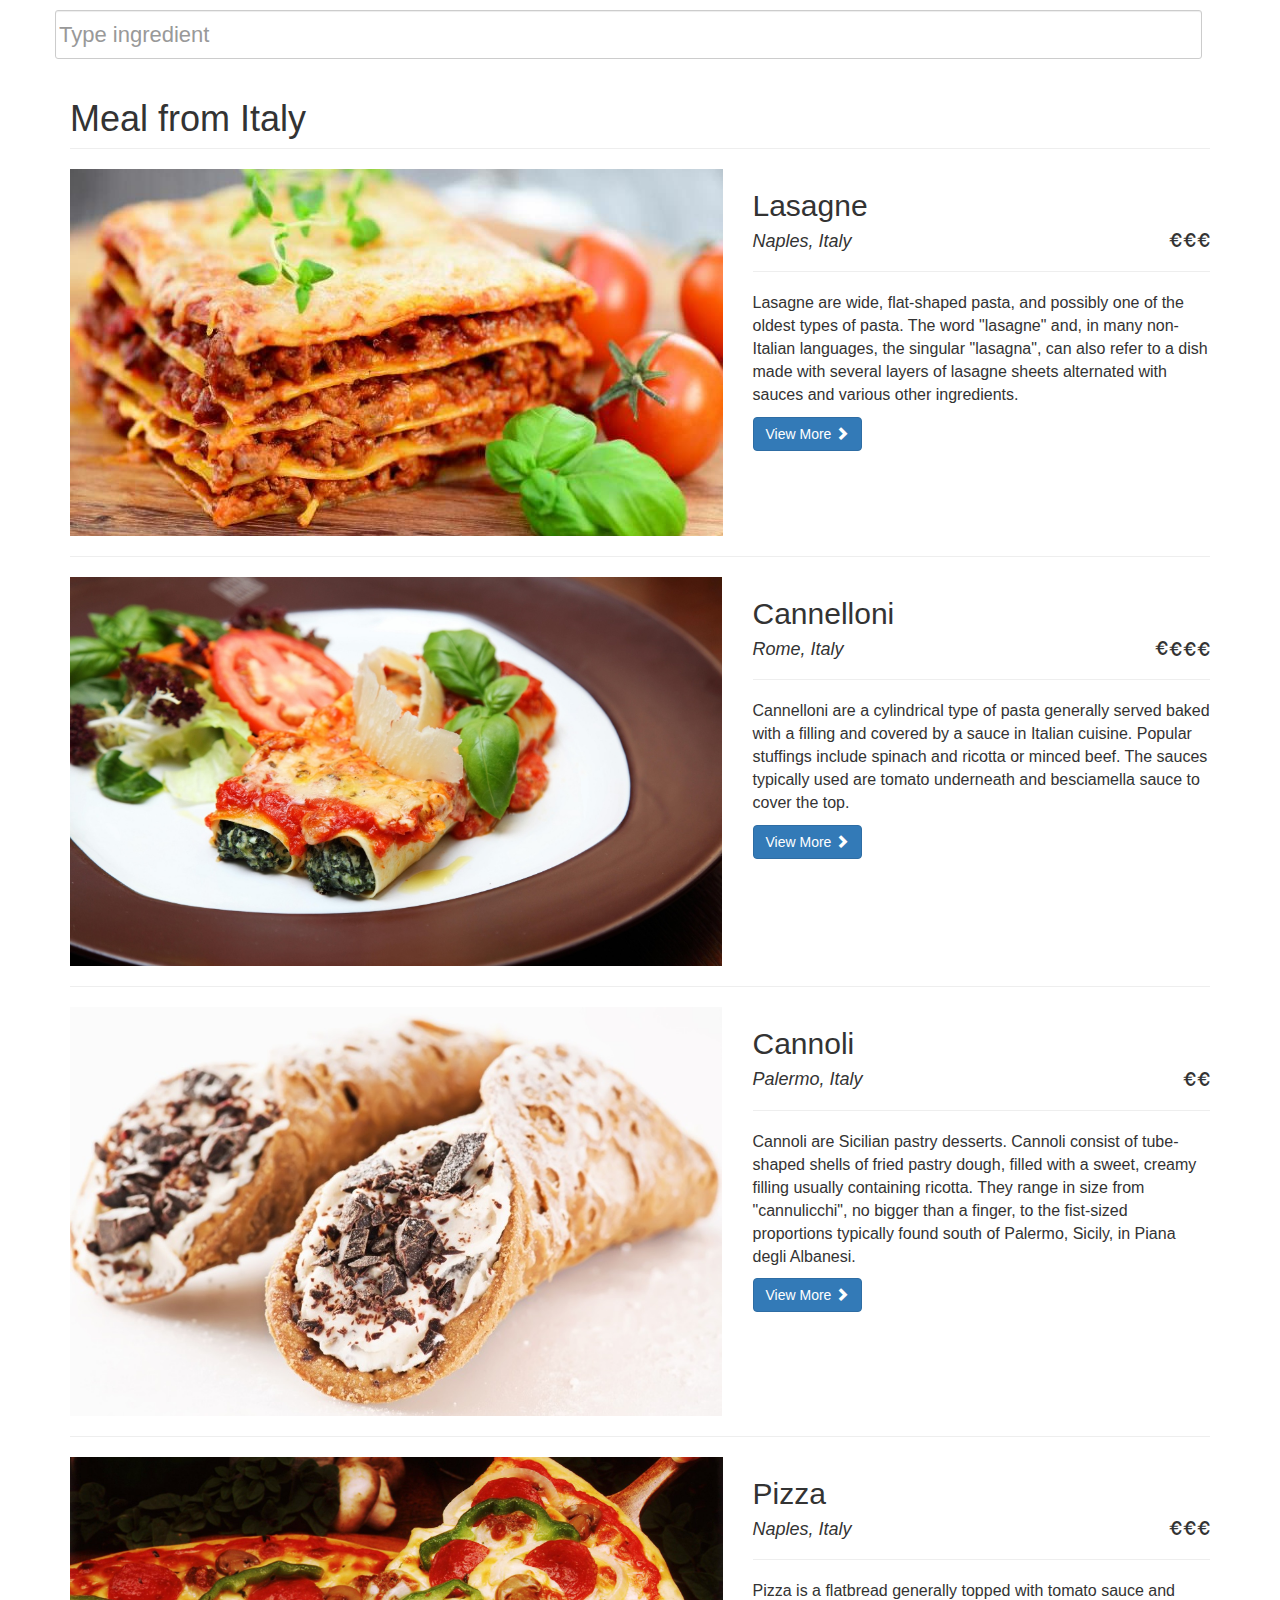
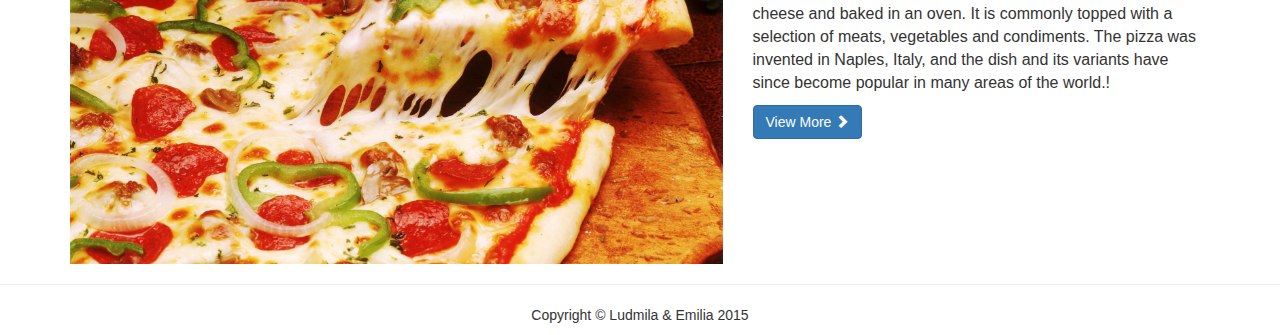
<file: Project1/templates/foodResults.html>
<!DOCTYPE html>
<html lang="en">

<head>

    <meta charset="utf-8">

    <title>World's Meal</title>

    <!-- Bootstrap Core CSS -->
    <link href="../public/styles/bootstrap.min.css" rel="stylesheet">
    <link href="../public/styles/main.css" rel="stylesheet">

</head>

<body>

<!-- Page Content -->
<div class="container">

    <!-- Page Heading -->
    <div class="row">
        <div class="col-lg-12">
            <div class="row">
                <div id="custom-search-input">
                    <div class="input-group col-md-12">
                        <input type="text" class="  search-query form-control" placeholder="Type ingredient" />
                                <span class="input-group-btn">
                                    <button class="btn btn-danger" type="button">
                                        <span class=" glyphicon glyphicon-search"></span>
                                    </button>
                                </span>
                    </div>
                </div>
            </div>
            <h1 class="page-header">Meal from Italy
            </h1>
        </div>
    </div>
    <!-- /.row -->


     <!-- Project Two -->
    <div class="row">
        <div class="col-md-7">

                <img class="img-responsive" src="../public/img/lasagne.jpg" alt="">

        </div>
        <div class="col-md-5">
            <h3 class="nameMeal">Lasagne</h3>
            <h4><i>Naples, Italy</i></h4>
            <div class="budget"><span class="glyphicon glyphicon-euro"></span><span class="glyphicon glyphicon-euro"></span><span class="glyphicon glyphicon-euro"></span></div>
            <hr>
            <p class="descMeal">Lasagne are wide, flat-shaped pasta, and possibly one of the oldest types of pasta. The word "lasagne" and, in many non-Italian languages, the singular "lasagna", can also refer to a dish made with several layers of lasagne sheets alternated with sauces and various other ingredients.</p>
            <a class="btn btn-primary" >View More <span class="glyphicon glyphicon-chevron-right"></span></a>
        </div>
    </div>
    <!-- /.row -->


    <hr>

    <!-- Project One -->
    <div class="row">
        <div class="col-md-7">
                <img class="img-responsive" src="../public/img/italianFood1.jpg" >
        </div>
        <div class="col-md-5">
            <h3 class="nameMeal">Cannelloni</h3>
            <h4><i>Rome, Italy</i></h4>
            <div class="budget"><span class="glyphicon glyphicon-euro"><span class="glyphicon glyphicon-euro"></span><span class="glyphicon glyphicon-euro"></span><span class="glyphicon glyphicon-euro"></span></div>
            <hr>
            <p class="descMeal">Cannelloni are a cylindrical type of pasta generally served baked with a filling and covered by a sauce in Italian cuisine. Popular stuffings include spinach and ricotta or minced beef. The sauces typically used are tomato underneath and besciamella sauce to cover the top.</p>
            <a class="btn btn-primary" >View More <span class="glyphicon glyphicon-chevron-right"></span></a>
        </div>
    </div>
    <!-- /.row -->

    <hr>


    <!-- Project Three -->
    <div class="row">
        <div class="col-md-7">
                <img class="img-responsive" src="../public/img/cannoli2.jpg" alt="">
        </div>
        <div class="col-md-5">
            <h3 class="nameMeal">Cannoli</h3>
             <h4><i>Palermo, Italy</i></h4>
            <div class="budget"><span class="glyphicon glyphicon-euro"></span><span class="glyphicon glyphicon-euro"></span></div>
            <hr>
            <p class="descMeal">Cannoli are Sicilian pastry desserts. Cannoli consist of tube-shaped shells of fried pastry dough, filled with a sweet, creamy filling usually containing ricotta. They range in size from "cannulicchi", no bigger than a finger, to the fist-sized proportions typically found south of Palermo, Sicily, in Piana degli Albanesi.</p>
            <a class="btn btn-primary">View More <span class="glyphicon glyphicon-chevron-right"></span></a>
        </div>
    </div>
    <!-- /.row -->


     <hr>

    <!-- Project Four -->
    <div class="row">
        <div class="col-md-7">
                <img class="img-responsive" src="../public/img/pizza.jpeg" alt="">
        </div>
        <div class="col-md-5">
            <h3 class="nameMeal">Pizza</h3>
             <h4><i>Naples, Italy</i></h4>
            <div class="budget"><span class="glyphicon glyphicon-euro"></span><span class="glyphicon glyphicon-euro"></span><span class="glyphicon glyphicon-euro"></span></div>
            <hr>
            <p class="descMeal">Pizza is a flatbread generally topped with tomato sauce and cheese and baked in an oven. It is commonly topped with a selection of meats, vegetables and condiments. The pizza was invented in Naples, Italy, and the dish and its variants have since become popular in many areas of the world.!</p>
            <a class="btn btn-primary">View More <span class="glyphicon glyphicon-chevron-right"></span></a>
        </div>
    </div>
    <!-- /.row -->

</div>
<!-- /.container -->

<hr>
<footer>
    <div class="container text-center">
        <p>Copyright &copy; Ludmila & Emilia 2015</p>
    </div>
</footer>
</body>




</html>
</file>
<file: Project1/public/styles/main.css>
#custom-search-input {
    margin:0;
    margin-top: 10px;
    padding: 0;
}

#custom-search-input .search-query {
    padding-right: 3px;
    padding-right: 4px \9;
    padding-left: 3px;
    padding-left: 4px \9;
    /* IE7-8 doesn't have border-radius, so don't indent the padding */

    margin-bottom: 0;
    -webkit-border-radius: 3px;
    -moz-border-radius: 3px;
    border-radius: 3px;
}

#custom-search-input button {
    border: 0;
    background: none;
    /** belows styles are working good */
    padding: 2px 5px;
    margin-top: 2px;
    position: relative;
    left: -28px;
    /* IE7-8 doesn't have border-radius, so don't indent the padding */
    margin-bottom: 0;
    -webkit-border-radius: 3px;
    -moz-border-radius: 3px;
    border-radius: 3px;
    color:#D9230F;
}


.nameMeal {
    font-size: 30px;
}

.descMeal {
    font-size: 16px;
}

.budget{
    float: right;
    margin-top: -30px;
}

.logo{
    margin-top: -30px;
    margin-left: -90px;
}

.location{
    margin-top: 8px;
    margin-right: -90px;
}

.footertext{
    color: #fff;
}
</file>
